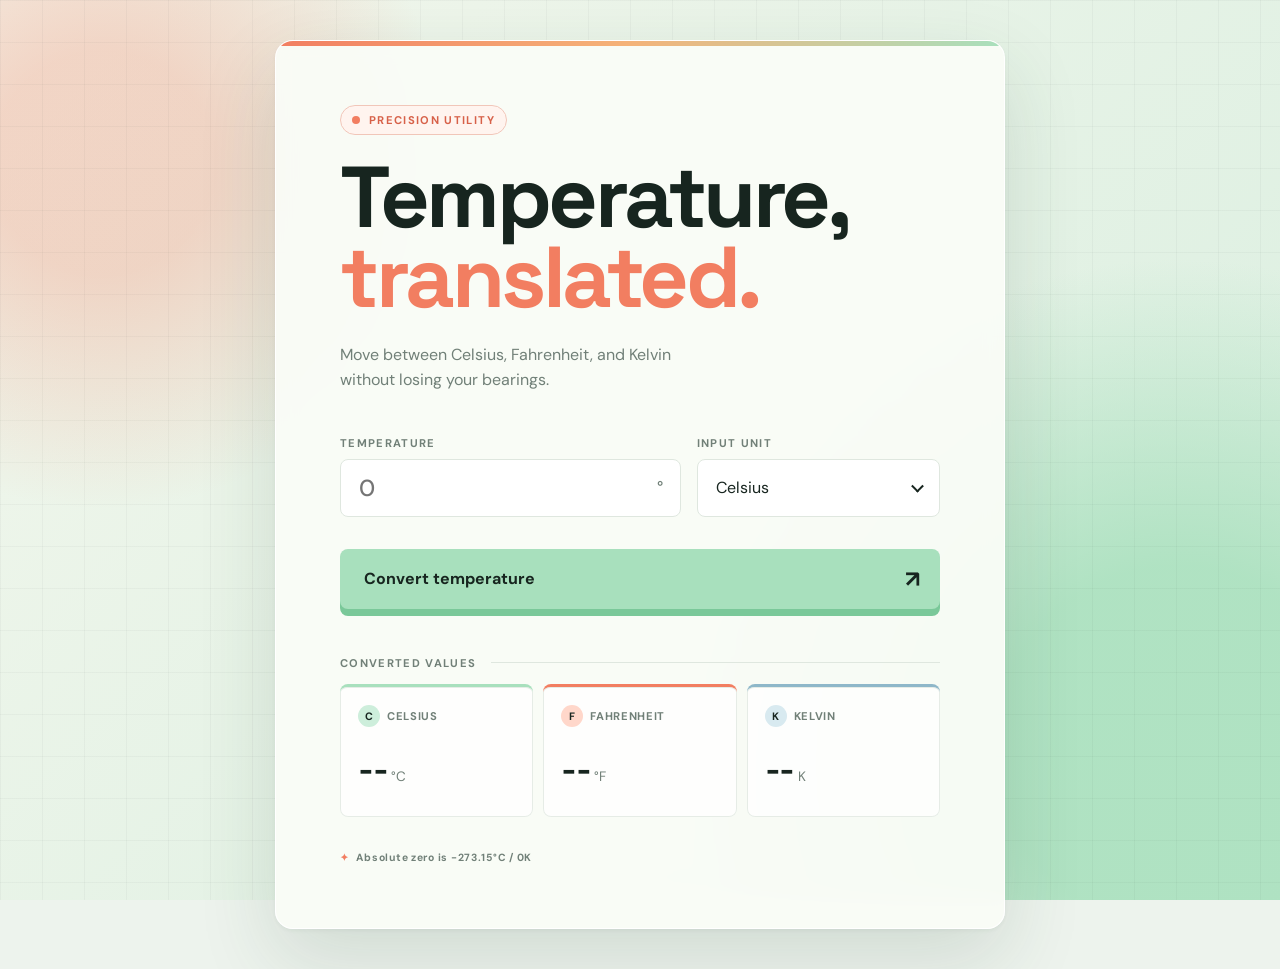
<file: WebDev/LEVEL1/Task3/index.html>
<!DOCTYPE html>
<html lang="en">
<head>
  <meta charset="UTF-8">
  <meta name="viewport" content="width=device-width, initial-scale=1.0">
  <meta name="description" content="Convert temperatures between Celsius, Fahrenheit, and Kelvin.">
  <title>Thermo | Temperature Converter</title>
  <link rel="preconnect" href="https://fonts.googleapis.com">
  <link rel="preconnect" href="https://fonts.gstatic.com" crossorigin>
  <link href="https://fonts.googleapis.com/css2?family=DM+Sans:wght@400;500;700&family=Space+Grotesk:wght@500;600;700&display=swap" rel="stylesheet">
  <link rel="stylesheet" href="styles.css">
</head>
<body>
  <main class="app-shell">
    <section class="converter-card" aria-labelledby="page-title">
      <div class="card-intro">
        <p class="eyebrow"><span class="eyebrow-dot" aria-hidden="true"></span> Precision utility</p>
        <h1 id="page-title">Temperature,<br><em>translated.</em></h1>
        <p class="intro-copy">Move between Celsius, Fahrenheit, and Kelvin without losing your bearings.</p>
      </div>

      <form id="converter-form" class="converter-form" novalidate>
        <div class="input-row">
          <div class="field-group value-field">
            <label for="temperature">Temperature</label>
            <div class="input-wrap">
              <input id="temperature" name="temperature" type="number" inputmode="decimal" step="any" placeholder="0" aria-describedby="input-error">
              <span class="input-symbol" aria-hidden="true">°</span>
            </div>
            <p id="input-error" class="field-message" role="alert"></p>
          </div>

          <div class="field-group unit-field">
            <label for="input-unit">Input unit</label>
            <div class="select-wrap">
              <select id="input-unit" name="input-unit">
                <option value="C">Celsius</option>
                <option value="F">Fahrenheit</option>
                <option value="K">Kelvin</option>
              </select>
            </div>
          </div>
        </div>

        <button class="convert-button" type="submit">
          <span>Convert temperature</span>
          <span class="button-arrow" aria-hidden="true">↗</span>
        </button>
      </form>

      <section class="results" aria-live="polite" aria-atomic="true">
        <div class="results-heading">
          <span>Converted values</span>
          <span class="results-line" aria-hidden="true"></span>
        </div>
        <div class="result-grid">
          <article class="result-tile result-celsius">
            <div class="result-label"><span class="result-icon">C</span><span>Celsius</span></div>
            <strong id="celsius-result">--</strong><span class="unit-mark">°C</span>
          </article>
          <article class="result-tile result-fahrenheit">
            <div class="result-label"><span class="result-icon">F</span><span>Fahrenheit</span></div>
            <strong id="fahrenheit-result">--</strong><span class="unit-mark">°F</span>
          </article>
          <article class="result-tile result-kelvin">
            <div class="result-label"><span class="result-icon">K</span><span>Kelvin</span></div>
            <strong id="kelvin-result">--</strong><span class="unit-mark">K</span>
          </article>
        </div>
      </section>

      <p class="absolute-zero-note"><span aria-hidden="true">✦</span> Absolute zero is −273.15°C / 0K</p>
    </section>
  </main>
  <script src="script.js"></script>
</body>
</html>
</file>
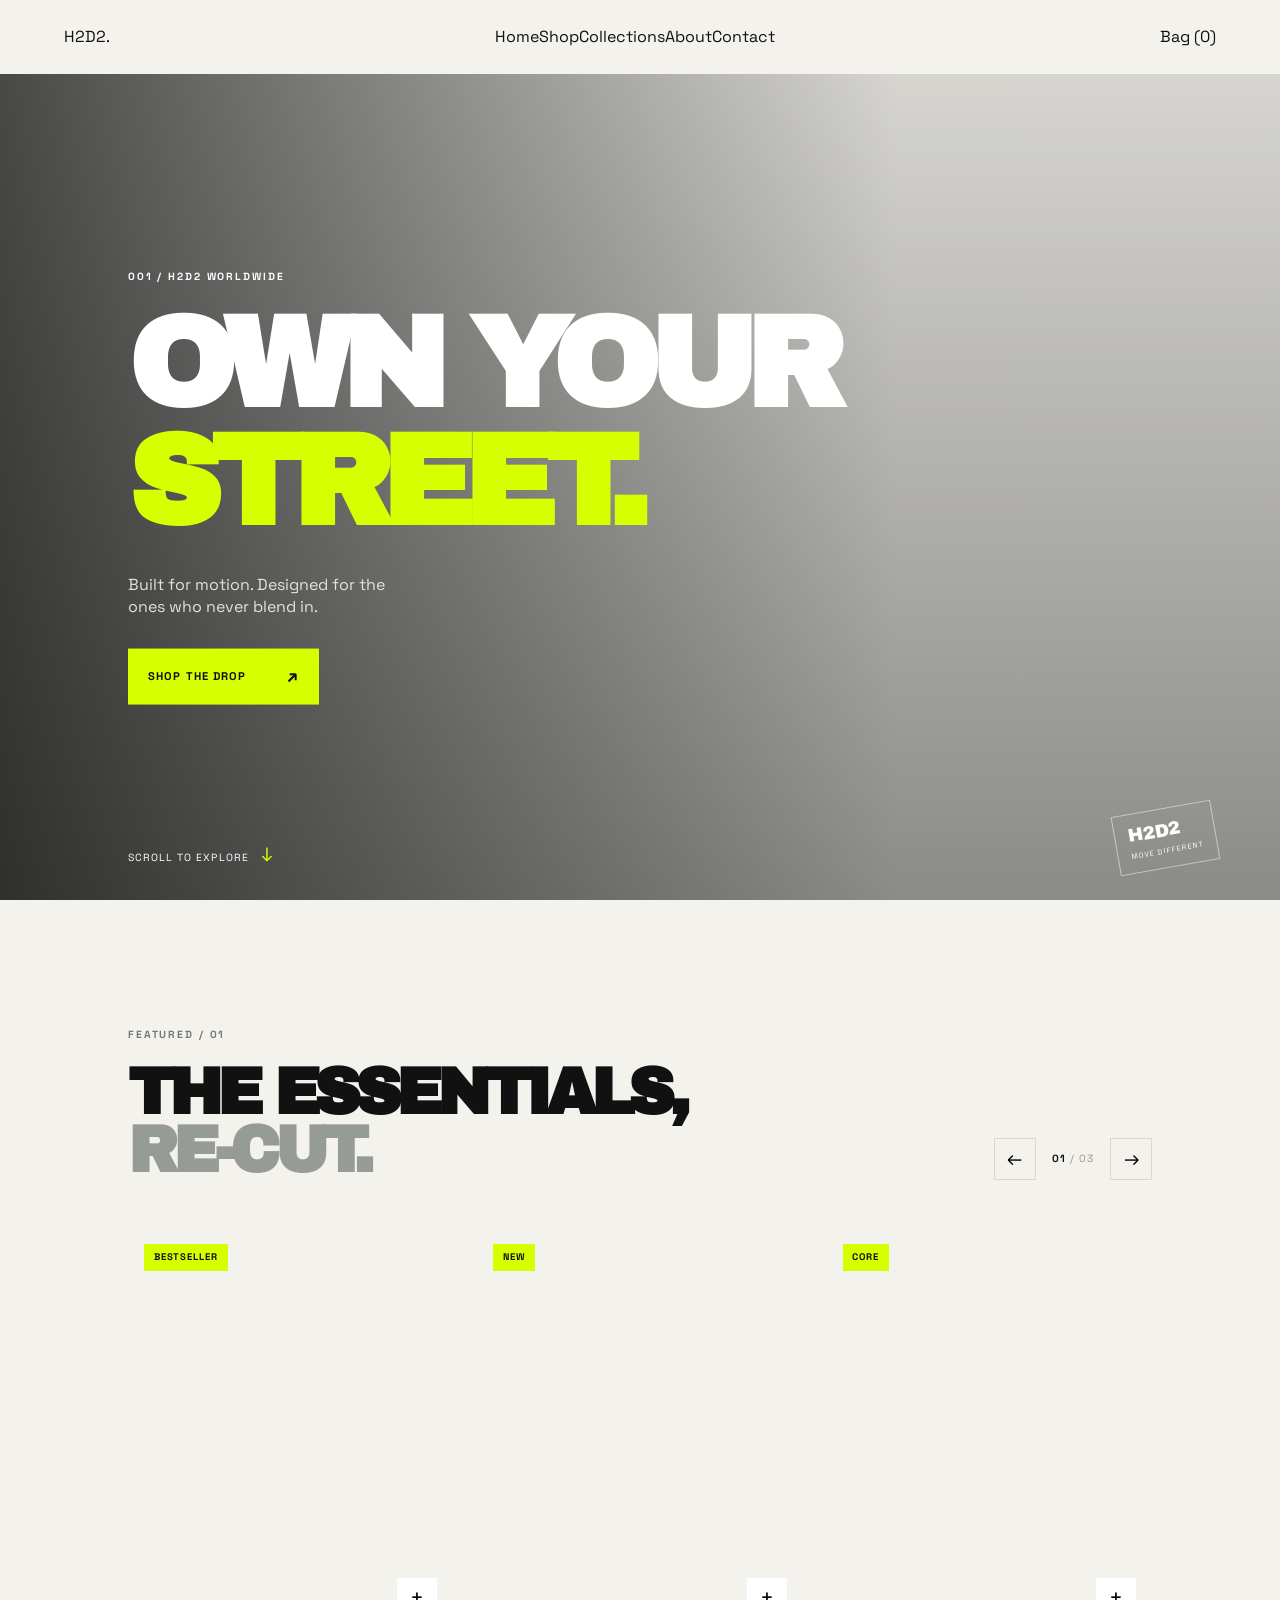
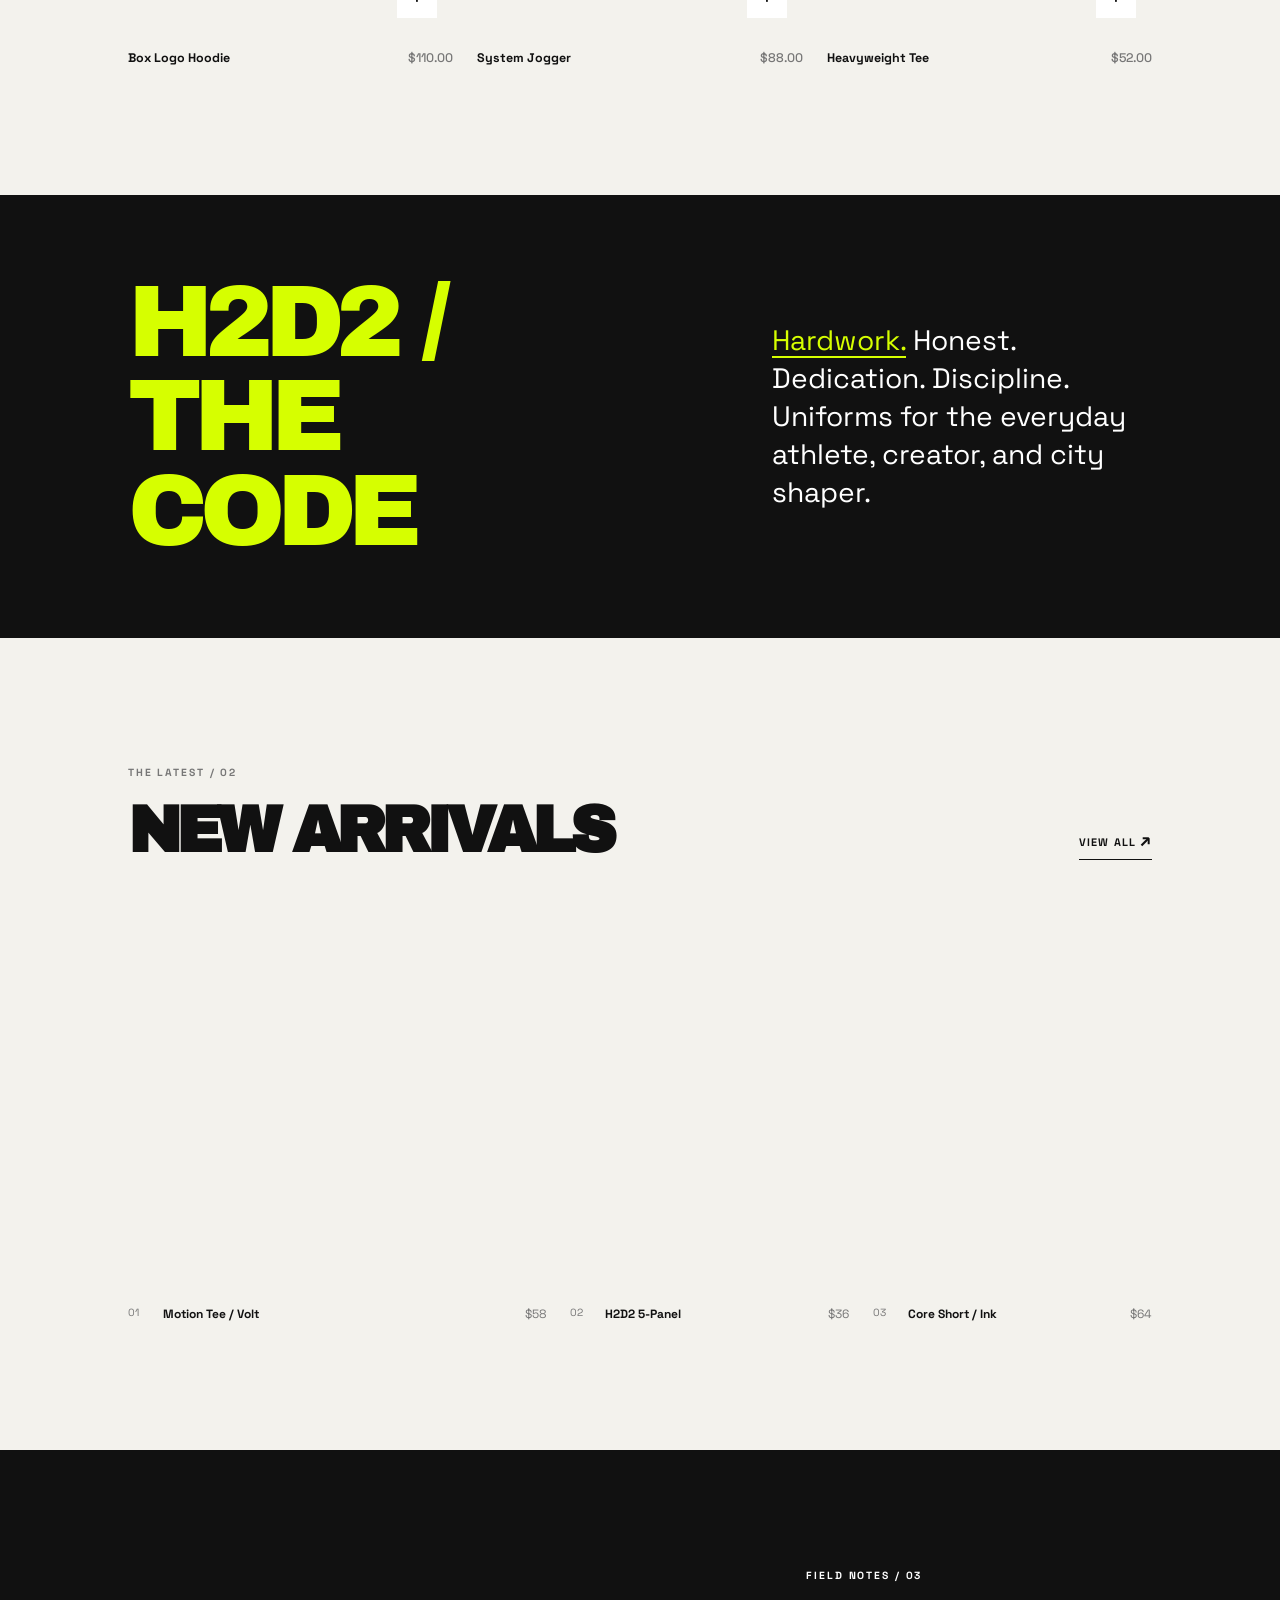
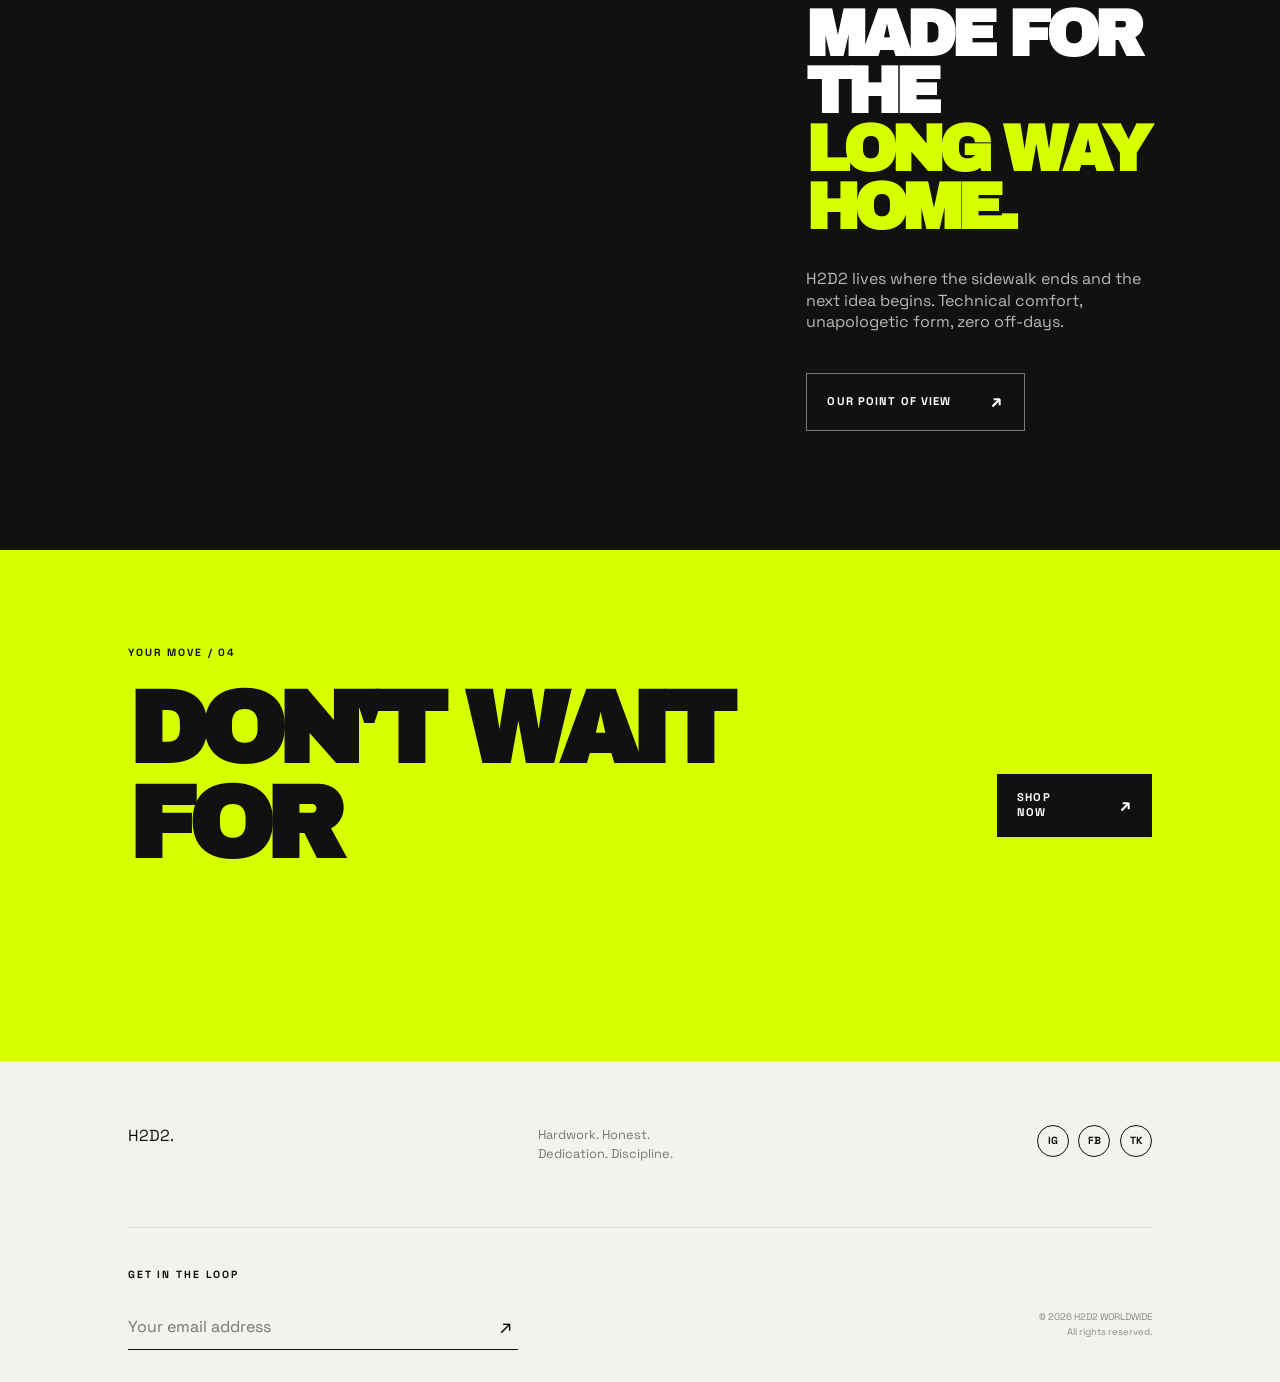
<file: WebDev/LEVEL1/Task1/static-landing-page/index.html>
<!DOCTYPE html>
<html lang="en">

<head>
    <meta charset="UTF-8">
    <meta name="viewport" content="width=device-width, initial-scale=1.0">
    <meta name="description"
        content="H2D2 means Hardwork, Honest, Dedication, Discipline. Streetwear and activewear for the everyday disruptor.">
    <title>H2D2 — Own Your Street</title>
    <link rel="preconnect" href="https://fonts.googleapis.com">
    <link rel="preconnect" href="https://fonts.gstatic.com" crossorigin>
    <link
        href="https://fonts.googleapis.com/css2?family=Archivo+Black&family=Space+Grotesk:wght@400;500;600;700&display=swap"
        rel="stylesheet">
    <link rel="stylesheet" href="css/styles.css">
</head>

<body>
    <header class="site-header">
        <a class="wordmark" href="#home" aria-label="H2D2 home">H2D2<span>.</span></a>
        <nav class="main-nav" aria-label="Primary navigation">
            <a class="active" href="#home">Home</a><a href="#shop">Shop</a><a href="#collections">Collections</a><a
                href="#about">About</a><a href="#contact">Contact</a>
        </nav>
        <a class="bag-link" href="#shop" aria-label="Shopping bag">Bag <span>(0)</span></a>
    </header>

    <main>
        <section id="home" class="hero">
            <div class="hero-image"></div>
            <div class="hero-overlay"></div>
            <div class="hero-content">
                <p class="eyebrow">001 / H2D2 WORLDWIDE</p>
                <h1>Own your<br><em>street.</em></h1>
                <p class="hero-copy">Built for motion. Designed for the ones who never blend in.</p><a
                    class="button button-lime" href="#shop">Shop the drop <span>↗</span></a>
            </div>
            <p class="scroll-note">Scroll to explore <span>↓</span></p>
            <div class="hero-stamp">H2D2<br><span>Move different</span></div>
        </section>

        <section id="shop" class="featured section-pad">
            <div class="section-heading">
                <div>
                    <p class="eyebrow dark">Featured / 01</p>
                    <h2>The essentials,<br><em>re-cut.</em></h2>
                </div>
                <div class="carousel-controls" aria-label="Featured product controls"><button class="carousel-button"
                        type="button" data-direction="prev" aria-label="Previous products">←</button><span
                        class="carousel-count"><strong>01</strong> / 03</span><button class="carousel-button"
                        type="button" data-direction="next" aria-label="Next products">→</button></div>
            </div>
            <div class="product-window">
                <div class="product-track">
                    <article class="product-card">
                        <div class="product-image product-image-one"><span class="product-tag">Bestseller</span><button
                                aria-label="Add Box Logo Hoodie to bag">+</button></div>
                        <div class="product-meta">
                            <h3>Box Logo Hoodie</h3>
                            <p>$110.00</p>
                        </div>
                    </article>
                    <article class="product-card">
                        <div class="product-image product-image-two"><span class="product-tag">New</span><button
                                aria-label="Add System Jogger to bag">+</button></div>
                        <div class="product-meta">
                            <h3>System Jogger</h3>
                            <p>$88.00</p>
                        </div>
                    </article>
                    <article class="product-card">
                        <div class="product-image product-image-three"><span class="product-tag">Core</span><button
                                aria-label="Add Heavyweight Tee to bag">+</button></div>
                        <div class="product-meta">
                            <h3>Heavyweight Tee</h3>
                            <p>$52.00</p>
                        </div>
                    </article>
                </div>
            </div>
        </section>

        <section id="collections" class="statement-section">
            <div class="statement-type">H2D2 /<br>THE CODE</div>
            <p><span>Hardwork.</span> Honest. Dedication. Discipline. Uniforms for the everyday athlete, creator, and
                city shaper.</p>
        </section>

        <section class="arrivals section-pad">
            <div class="section-heading compact">
                <div>
                    <p class="eyebrow dark">The latest / 02</p>
                    <h2>New arrivals</h2>
                </div><a class="text-link" href="#shop">View all <span>↗</span></a>
            </div>
            <div class="arrival-grid">
                <article class="arrival-card arrival-wide">
                    <div class="arrival-image image-tee"></div>
                    <div class="arrival-label"><span>01</span>
                        <h3>Motion Tee / Volt</h3>
                        <p>$58</p>
                    </div>
                </article>
                <article class="arrival-card">
                    <div class="arrival-image image-cap"></div>
                    <div class="arrival-label"><span>02</span>
                        <h3>H2D2 5-Panel</h3>
                        <p>$36</p>
                    </div>
                </article>
                <article class="arrival-card">
                    <div class="arrival-image image-shorts"></div>
                    <div class="arrival-label"><span>03</span>
                        <h3>Core Short / Ink</h3>
                        <p>$64</p>
                    </div>
                </article>
            </div>
        </section>

        <section id="about" class="lifestyle-section">
            <div class="lifestyle-photo"></div>
            <div class="lifestyle-copy">
                <p class="eyebrow">Field notes / 03</p>
                <h2>Made for the<br><em>long way home.</em></h2>
                <p>H2D2 lives where the sidewalk ends and the next idea begins. Technical comfort, unapologetic form,
                    zero off-days.</p><a class="button button-outline" href="#contact">Our point of view
                    <span>↗</span></a>
            </div>
        </section>
        <section class="cta-banner">
            <div>
                <p class="eyebrow">Your move / 04</p>
                <h2>Don't wait<br>for <em>permission.</em></h2>
            </div><a class="button button-lime" href="#shop">Shop now <span>↗</span></a>
        </section>
    </main>

    <footer id="contact" class="site-footer">
        <div class="footer-top"><a class="wordmark" href="#home">H2D2<span>.</span></a>
            <p>Hardwork. Honest.<br>Dedication. Discipline.</p>
            <div class="socials"><a href="#contact" aria-label="Instagram">ig</a><a href="#contact"
                    aria-label="Facebook">fb</a><a href="#contact" aria-label="TikTok">tk</a></div>
        </div>
        <div class="footer-bottom">
            <div>
                <p class="eyebrow">Get in the loop</p>
                <form class="newsletter"><label class="sr-only" for="email">Email address</label><input id="email"
                        type="email" placeholder="Your email address" required><button type="submit"
                        aria-label="Subscribe">↗</button></form>
            </div>
            <p class="copyright">© 2026 H2D2 WORLDWIDE<br>All rights reserved.</p>
        </div>
    </footer>

</body>

</html>
</file>
<file: WebDev/LEVEL1/Task3/styles.css>
:root {
  --ink: #17251f;
  --muted: #718078;
  --paper: #f7f8f2;
  --mint: #cdeedb;
  --mint-deep: #a8e0bd;
  --coral: #f27e61;
  --coral-dark: #d76149;
  --line: #dfe7df;
  --tile: #fbfcf8;
  --shadow: 0 24px 60px rgba(37, 71, 53, 0.14);
}

* { box-sizing: border-box; }

body {
  margin: 0;
  min-width: 320px;
  color: var(--ink);
  background: #edf3ed;
  font-family: "DM Sans", sans-serif;
}

body::before {
  position: fixed;
  z-index: -1;
  inset: 0;
  content: "";
  background:
    linear-gradient(rgba(23, 37, 31, 0.035) 1px, transparent 1px),
    linear-gradient(90deg, rgba(23, 37, 31, 0.035) 1px, transparent 1px),
    radial-gradient(circle at 8% 18%, rgba(242, 126, 97, 0.28) 0 8%, transparent 25%),
    radial-gradient(circle at 92% 83%, rgba(168, 224, 189, 0.85) 0 13%, transparent 35%),
    linear-gradient(135deg, #f3f7ed 0%, #d8eedf 100%);
  background-size: 42px 42px, 42px 42px, auto, auto, auto;
}

.app-shell {
  display: grid;
  min-height: 100vh;
  padding: 40px 20px;
  place-items: center;
}

.converter-card {
  position: relative;
  overflow: hidden;
  width: min(100%, 730px);
  padding: clamp(28px, 6vw, 64px);
  background: rgba(250, 252, 247, 0.94);
  border: 1px solid rgba(255, 255, 255, 0.95);
  border-radius: 18px;
  box-shadow: 0 30px 80px rgba(37, 71, 53, 0.14), 0 2px 5px rgba(37, 71, 53, 0.05);
  backdrop-filter: blur(10px);
}

.converter-card::before {
  position: absolute;
  top: 0;
  left: 0;
  width: 100%;
  height: 5px;
  content: "";
  background: linear-gradient(90deg, var(--coral), #f5b278 48%, var(--mint-deep));
}

.card-intro { max-width: 510px; }

.eyebrow, .results-heading, label, .result-label, .absolute-zero-note {
  font-size: 0.7rem;
  font-weight: 700;
  letter-spacing: 0.12em;
  text-transform: uppercase;
}

.eyebrow {
  display: flex;
  align-items: center;
  gap: 9px;
  width: fit-content;
  margin: 0 0 22px;
  padding: 7px 11px;
  border: 1px solid #f1c6b9;
  border-radius: 99px;
  color: var(--coral-dark);
  background: #fff4ef;
}

.eyebrow-dot {
  width: 8px;
  height: 8px;
  border-radius: 50%;
  background: var(--coral);
}

h1 {
  margin: 0;
  font-family: "Space Grotesk", sans-serif;
  font-size: clamp(2.7rem, 7.5vw, 5.4rem);
  line-height: 0.93;
  letter-spacing: -0.04em;
}

h1 em {
  color: var(--coral);
  font-style: normal;
}

.intro-copy {
  max-width: 340px;
  margin: 24px 0 0;
  color: var(--muted);
  font-size: 1rem;
  line-height: 1.6;
}

.converter-form { margin-top: 43px; }

.input-row {
  display: grid;
  grid-template-columns: 1.4fr 1fr;
  gap: 16px;
}

.field-group { min-width: 0; }

label {
  display: block;
  margin: 0 0 9px;
  color: var(--muted);
}

.input-wrap, .select-wrap { position: relative; }

input, select {
  width: 100%;
  height: 58px;
  border: 1px solid var(--line);
  border-radius: 8px;
  outline: none;
  color: var(--ink);
  background: white;
  font: inherit;
  transition: border-color 160ms ease, box-shadow 160ms ease;
}

input {
  padding: 0 43px 0 18px;
  font-size: 1.45rem;
  font-weight: 500;
}

select {
  padding: 0 38px 0 18px;
  appearance: none;
  cursor: pointer;
}

.select-wrap::after {
  position: absolute;
  top: 50%;
  right: 18px;
  width: 7px;
  height: 7px;
  content: "";
  border-right: 2px solid var(--ink);
  border-bottom: 2px solid var(--ink);
  transform: translateY(-70%) rotate(45deg);
  pointer-events: none;
}

input:focus, select:focus {
  border-color: var(--coral);
  box-shadow: 0 0 0 3px rgba(242, 126, 97, 0.17);
}

input:hover, select:hover { border-color: #b8c9bb; }

.input-symbol {
  position: absolute;
  top: 50%;
  right: 18px;
  color: var(--muted);
  font-size: 1.15rem;
  transform: translateY(-50%);
  pointer-events: none;
}

.field-message {
  min-height: 17px;
  margin: 7px 0 0;
  color: var(--coral-dark);
  font-size: 0.76rem;
}

input[aria-invalid="true"] { border-color: var(--coral); }

.convert-button {
  display: flex;
  width: 100%;
  height: 60px;
  align-items: center;
  justify-content: space-between;
  margin-top: 8px;
  padding: 0 20px 0 24px;
  border: 0;
  border-radius: 8px;
  color: var(--ink);
  background: var(--mint-deep);
  font: inherit;
  font-weight: 700;
  cursor: pointer;
  box-shadow: 0 7px 0 #7ac899;
  transition: background 160ms ease, box-shadow 160ms ease, transform 160ms ease;
}

.convert-button:hover { background: #91d6ac; box-shadow: 0 9px 0 #7ac899; transform: translateY(-2px); }
.convert-button:active { box-shadow: 0 3px 0 #7ac899; transform: translateY(4px); }
.button-arrow { font-size: 1.45rem; }

.results { margin-top: 47px; }

.results-heading {
  display: flex;
  align-items: center;
  gap: 14px;
  color: var(--muted);
}

.results-line { height: 1px; flex: 1; background: var(--line); }

.result-grid {
  display: grid;
  grid-template-columns: repeat(3, 1fr);
  gap: 10px;
  margin-top: 14px;
}

.result-tile {
  min-height: 133px;
  padding: 18px;
  border-radius: 8px;
  background: rgba(255, 255, 255, 0.7);
  box-shadow: inset 0 0 0 1px rgba(223, 231, 223, 0.75);
  border-top: 3px solid var(--mint-deep);
}

.result-fahrenheit { border-top-color: var(--coral); }
.result-kelvin { border-top-color: #8eb7c9; }

.result-label {
  display: flex;
  align-items: center;
  gap: 7px;
  color: var(--muted);
  letter-spacing: 0.06em;
}

.result-icon {
  display: grid;
  width: 22px;
  height: 22px;
  place-items: center;
  border-radius: 50%;
  color: var(--ink);
  background: var(--mint);
  font-size: 0.67rem;
}

.result-fahrenheit .result-icon { background: #ffd7ca; }
.result-kelvin .result-icon { background: #d8eaf0; }

.result-tile strong {
  display: inline-block;
  margin-top: 19px;
  font-family: "Space Grotesk", sans-serif;
  font-size: clamp(1.5rem, 4vw, 2.25rem);
  font-weight: 600;
  letter-spacing: -0.04em;
}

.unit-mark { margin-left: 4px; color: var(--muted); font-size: 0.85rem; }

.absolute-zero-note {
  margin: 34px 0 0;
  color: var(--muted);
  font-size: 0.65rem;
  letter-spacing: 0.07em;
  text-transform: none;
}

.absolute-zero-note span { margin-right: 5px; color: var(--coral); }

@media (max-width: 540px) {
  .app-shell { padding: 18px 12px; }
  .converter-card { padding: 29px 22px; }
  .input-row, .result-grid { grid-template-columns: 1fr; }
  .unit-field { margin-top: 2px; }
  .result-tile { min-height: 104px; }
  .result-tile strong { margin-top: 12px; }
  .absolute-zero-note { line-height: 1.5; }
}
</file>
<file: WebDev/LEVEL1/Task1/static-landing-page/css/styles.css>
.site-header {
    align-items: center;
    background: var(--paper);
    display: flex;
    height: 74px;
    justify-content: space-between;
    padding: 0 5vw;
    position: relative;
    z-index: 5;
}

:root {
    --ink: #111;
    --paper: #f3f2ed;
    --lime: #d6ff00;
    --muted: #777;
    --line: #d8d7d0;
    --display: 'Archivo Black', Impact, sans-serif;
    --body: 'Space Grotesk', sans-serif;
}

* {
    box-sizing: border-box;
}

html {
    scroll-behavior: smooth;
}

body {
    margin: 0;
    background: var(--paper);
    color: var(--ink);
    font-family: var(--body);
    line-height: 1.35;
}

a {
    color: inherit;
    text-decoration: none;
}

button,
input {
    font: inherit;
}

.hero {
    color: #fff;
    height: calc(100vh - 74px);
    min-height: 580px;
    overflow: hidden;
    position: relative;
}

.hero-image,
.hero-overlay {
    inset: 0;
    position: absolute;
}

.hero-image {
    background: url('https://images.unsplash.com/photo-1529139574466-a303027c1d8b?auto=format&fit=crop&w=2200&q=85') center 35%/cover;
    filter: grayscale(100%);
}

.hero-overlay {
    background: linear-gradient(90deg, rgba(0, 0, 0, .7), rgba(0, 0, 0, .12) 70%), linear-gradient(0deg, rgba(0, 0, 0, .35), transparent);
}

.hero-content {
    left: 10vw;
    position: absolute;
    top: 50%;
    transform: translateY(-50%);
}

.eyebrow {
    font-size: .65rem;
    font-weight: 700;
    letter-spacing: .18em;
    margin: 0 0 1.4rem;
    text-transform: uppercase;
}

.hero h1,
.statement-type,
.cta-banner h2 {
    font-family: var(--display);
    letter-spacing: -.08em;
    line-height: .92;
    margin: 0;
    text-transform: uppercase;
}

.hero h1 {
    font-size: clamp(4.5rem, 10vw, 9.5rem);
}

.hero h1 em,
.statement-section span,
.cta-banner em {
    color: var(--lime);
    font-style: normal;
}

.hero-copy {
    color: #e1e1dd;
    font-size: 1rem;
    margin: 2rem 0;
    max-width: 290px;
}

.button {
    align-items: center;
    display: inline-flex;
    font-size: .7rem;
    font-weight: 700;
    gap: 2.5rem;
    justify-content: space-between;
    letter-spacing: .1em;
    padding: 1rem 1.25rem;
    text-transform: uppercase;
}

.button-lime {
    background: var(--lime);
    color: var(--ink);
}

.button-lime:hover {
    background: #fff;
}

.button span,
.text-link span {
    font-size: 1.1rem;
}

.scroll-note {
    bottom: 2rem;
    font-size: .65rem;
    left: 10vw;
    letter-spacing: .1em;
    margin: 0;
    position: absolute;
    text-transform: uppercase;
}

.scroll-note span {
    color: var(--lime);
    font-size: 1.2rem;
    margin-left: .5rem;
}

.hero-stamp {
    border: 1px solid rgba(255, 255, 255, .5);
    bottom: 2rem;
    font-family: var(--display);
    font-size: 1.15rem;
    line-height: .9;
    padding: .8rem;
    position: absolute;
    right: 5vw;
    transform: rotate(-10deg);
}

.hero-stamp span {
    display: block;
    font-family: var(--body);
    font-size: .45rem;
    letter-spacing: .15em;
    margin-top: .6rem;
    text-transform: uppercase;
}

.section-pad {
    padding: 8rem 10vw;
}

.section-heading {
    align-items: flex-end;
    display: flex;
    justify-content: space-between;
    margin-bottom: 3rem;
}

.section-heading h2 {
    font-family: var(--display);
    font-size: clamp(2.6rem, 5vw, 5rem);
    letter-spacing: -.08em;
    line-height: .9;
    margin: 0;
    text-transform: uppercase;
}

.section-heading h2 em {
    color: #979b96;
    font-style: normal;
}

.eyebrow.dark {
    color: #777;
}

.carousel-controls {
    align-items: center;
    display: flex;
    gap: 1rem;
}

.carousel-button {
    align-items: center;
    background: transparent;
    border: 1px solid var(--line);
    cursor: pointer;
    display: grid;
    font-size: 1.2rem;
    height: 42px;
    place-items: center;
    width: 42px;
}

.carousel-button:hover {
    background: var(--lime);
    border-color: var(--lime);
}

.carousel-count {
    color: #989891;
    font-size: .65rem;
    letter-spacing: .1em;
}

.carousel-count strong {
    color: var(--ink);
}

.product-window {
    overflow: hidden;
}

.product-track {
    display: flex;
    gap: 1.5rem;
    transition: transform .45s ease;
}

.product-card {
    flex: 0 0 calc((100% - 3rem)/3);
    min-width: 0;
}

.product-image {
    aspect-ratio: 4/5;
    background-position: center;
    background-size: cover;
    position: relative;
}

.product-image-one {
    background-image: url('https://images.unsplash.com/photo-1556821840-3a63f95609a7?auto=format&fit=crop&w=900&q=85');
}

.product-image-two {
    background-image: url('https://images.unsplash.com/photo-1552902865-b72c031ac5ea?auto=format&fit=crop&w=900&q=85');
}

.product-image-three {
    background-image: url('https://images.unsplash.com/photo-1576566588028-4147f3842f27?auto=format&fit=crop&w=900&q=85');
}

.product-tag {
    background: var(--lime);
    font-size: .6rem;
    font-weight: 700;
    left: 1rem;
    letter-spacing: .1em;
    padding: .45rem .6rem;
    position: absolute;
    text-transform: uppercase;
    top: 1rem;
}

.product-image button {
    background: #fff;
    border: 0;
    bottom: 1rem;
    cursor: pointer;
    font-size: 1.4rem;
    height: 40px;
    position: absolute;
    right: 1rem;
    width: 40px;
}

.product-meta {
    align-items: center;
    display: flex;
    justify-content: space-between;
    padding-top: 1rem;
}

.product-meta h3,
.product-meta p {
    font-size: .78rem;
    font-weight: 700;
    margin: 0;
}

.product-meta p {
    color: #777;
    font-weight: 500;
}

.statement-section {
    align-items: center;
    background: var(--ink);
    color: #fff;
    display: flex;
    gap: 10vw;
    justify-content: center;
    min-height: 430px;
    padding: 5rem 10vw;
}

.statement-type {
    color: var(--lime);
    font-size: clamp(3.5rem, 8vw, 8rem);
}

.statement-section p {
    font-size: clamp(1.25rem, 2.2vw, 2rem);
    max-width: 380px;
}

.statement-section p span {
    text-decoration: underline;
    text-underline-offset: .2em;
}

.compact {
    margin-bottom: 2.5rem;
}

.text-link {
    border-bottom: 1px solid var(--ink);
    font-size: .68rem;
    font-weight: 700;
    letter-spacing: .1em;
    padding-bottom: .4rem;
    text-transform: uppercase;
}

.arrival-grid {
    display: grid;
    gap: 1.5rem;
    grid-template-columns: 1.5fr 1fr 1fr;
}

.arrival-image {
    background-position: center;
    background-size: cover;
    min-height: 390px;
}

.image-tee {
    background-image: url('https://images.unsplash.com/photo-1523381210434-271e8be1f52b?auto=format&fit=crop&w=1000&q=85');
}

.image-cap {
    background-image: url('https://images.unsplash.com/photo-1521369909029-2afed882baee?auto=format&fit=crop&w=800&q=85');
}

.image-shorts {
    background-image: url('https://images.unsplash.com/photo-1517836357463-d25dfeac3438?auto=format&fit=crop&w=800&q=85');
}

.arrival-label {
    display: grid;
    grid-template-columns: 35px 1fr auto;
    padding-top: 1rem;
}

.arrival-label span,
.arrival-label p {
    color: #777;
    font-size: .65rem;
}

.arrival-label h3,
.arrival-label p {
    font-size: .75rem;
    margin: 0;
}

.arrival-label h3 {
    font-weight: 700;
}

.lifestyle-section {
    background: var(--ink);
    color: #fff;
    display: grid;
    grid-template-columns: 1.1fr .9fr;
    min-height: 700px;
}

.lifestyle-photo {
    background: url('https://images.unsplash.com/photo-1515886657613-9f3515b0c78f?auto=format&fit=crop&w=1400&q=85') center/cover;
    filter: grayscale(100%);
}

.lifestyle-copy {
    align-self: center;
    padding: 8vw;
}

.lifestyle-copy h2 {
    font-family: var(--display);
    font-size: clamp(3rem, 5vw, 5.5rem);
    letter-spacing: -.08em;
    line-height: .9;
    margin: 0 0 2rem;
    text-transform: uppercase;
}

.lifestyle-copy h2 em {
    color: var(--lime);
    font-style: normal;
}

.lifestyle-copy>p:not(.eyebrow) {
    color: #b8b8b2;
    font-size: 1rem;
    max-width: 340px;
}

.button-outline {
    border: 1px solid #777;
    color: #fff;
    margin-top: 1.5rem;
}

.button-outline:hover {
    background: var(--lime);
    border-color: var(--lime);
    color: var(--ink);
}

.cta-banner {
    align-items: center;
    background: var(--lime);
    display: flex;
    justify-content: space-between;
    padding: 6rem 10vw;
}

.cta-banner h2 {
    font-size: clamp(3.5rem, 8vw, 8rem);
}

.cta-banner .button {
    background: var(--ink);
    color: #fff;
}

.cta-banner .button:hover {
    background: #fff;
    color: var(--ink);
}

.site-footer {
    background: var(--paper);
    padding: 4rem 10vw 2rem;
}

.footer-top,
.footer-bottom {
    display: flex;
    justify-content: space-between;
}

.footer-top {
    align-items: flex-start;
    border-bottom: 1px solid var(--line);
    padding-bottom: 4rem;
}

.footer-top>p {
    color: #777;
    font-size: .8rem;
    line-height: 1.5;
    margin: 0;
}

.socials {
    display: flex;
    gap: .6rem;
}

.socials a {
    align-items: center;
    border: 1px solid var(--ink);
    border-radius: 50%;
    display: grid;
    font-size: .65rem;
    font-weight: 700;
    height: 32px;
    place-items: center;
    text-transform: uppercase;
    width: 32px;
}

.socials a:hover {
    background: var(--lime);
}

.footer-bottom {
    align-items: flex-end;
    padding-top: 2.5rem;
}

.newsletter {
    border-bottom: 1px solid var(--ink);
    display: flex;
    margin-top: .8rem;
    width: min(390px, 45vw);
}

.newsletter input {
    background: transparent;
    border: 0;
    outline: 0;
    padding: .7rem 0;
    width: 100%;
}

.newsletter button {
    background: transparent;
    border: 0;
    cursor: pointer;
    font-size: 1.2rem;
}

.copyright {
    color: #888;
    font-size: .6rem;
    line-height: 1.6;
    text-align: right;
}

.sr-only {
    clip: rect(0, 0, 0, 0);
    clip-path: inset(50%);
    height: 1px;
    overflow: hidden;
    position: absolute;
    white-space: nowrap;
    width: 1px;
}

@media (max-width:800px) {
    .site-header {
        height: 64px;
        padding: 0 6vw;
    }

    .main-nav {
        background: var(--paper);
        display: none;
        flex-direction: column;
        gap: 1.4rem;
        left: 0;
        margin: 0;
        padding: 2rem 6vw;
        position: absolute;
        right: 0;
        top: 64px;
    }

    .main-nav.open {
        display: flex;
    }

    .menu-toggle {
        background: transparent;
        border: 0;
        display: block;
        margin-left: auto;
        margin-right: 1.3rem;
        padding: 8px 0;
        width: 25px;
    }

    .menu-toggle span {
        background: var(--ink);
        display: block;
        height: 2px;
        margin: 5px 0;
        transition: .2s;
    }

    .menu-toggle[aria-expanded=true] span:first-child {
        transform: translateY(3px) rotate(45deg);
    }

    .menu-toggle[aria-expanded=true] span:last-child {
        transform: translateY(-4px) rotate(-45deg);
    }

    .bag-link {
        font-size: .6rem;
    }

    .hero {
        height: calc(100vh - 64px);
        min-height: 620px;
    }

    .hero-content {
        left: 8vw;
        right: 8vw;
    }

    .hero h1 {
        font-size: clamp(4rem, 18vw, 7rem);
    }

    .hero-copy {
        font-size: .9rem;
    }

    .hero-stamp {
        display: none;
    }

    .section-pad {
        padding: 5rem 7vw;
    }

    .section-heading {
        align-items: flex-start;
        flex-direction: column;
        gap: 2rem;
    }

    .carousel-controls {
        align-self: flex-end;
    }

    .product-card {
        flex-basis: 78%;
    }

    .statement-section {
        align-items: flex-start;
        flex-direction: column;
        gap: 2rem;
        min-height: 420px;
        padding: 5rem 7vw;
    }

    .statement-type {
        font-size: 4rem;
    }

    .arrival-grid {
        grid-template-columns: 1fr 1fr;
    }

    .arrival-wide {
        grid-column: span 2;
    }

    .arrival-image {
        min-height: 270px;
    }

    .arrival-wide .arrival-image {
        min-height: 420px;
    }

    .lifestyle-section {
        grid-template-columns: 1fr;
    }

    .lifestyle-photo {
        min-height: 480px;
    }

    .lifestyle-copy {
        padding: 5rem 7vw;
    }

    .cta-banner {
        align-items: flex-start;
        flex-direction: column;
        gap: 2.5rem;
        padding: 5rem 7vw;
    }

    .site-footer {
        padding: 4rem 7vw 2rem;
    }

    .footer-top {
        flex-wrap: wrap;
        gap: 2rem;
    }

    .footer-top>p {
        width: 45%;
    }

    .footer-bottom {
        align-items: flex-start;
        flex-direction: column;
        gap: 3rem;
    }

    .newsletter {
        width: 80vw;
    }

    .copyright {
        text-align: left;
    }
}
</file>
